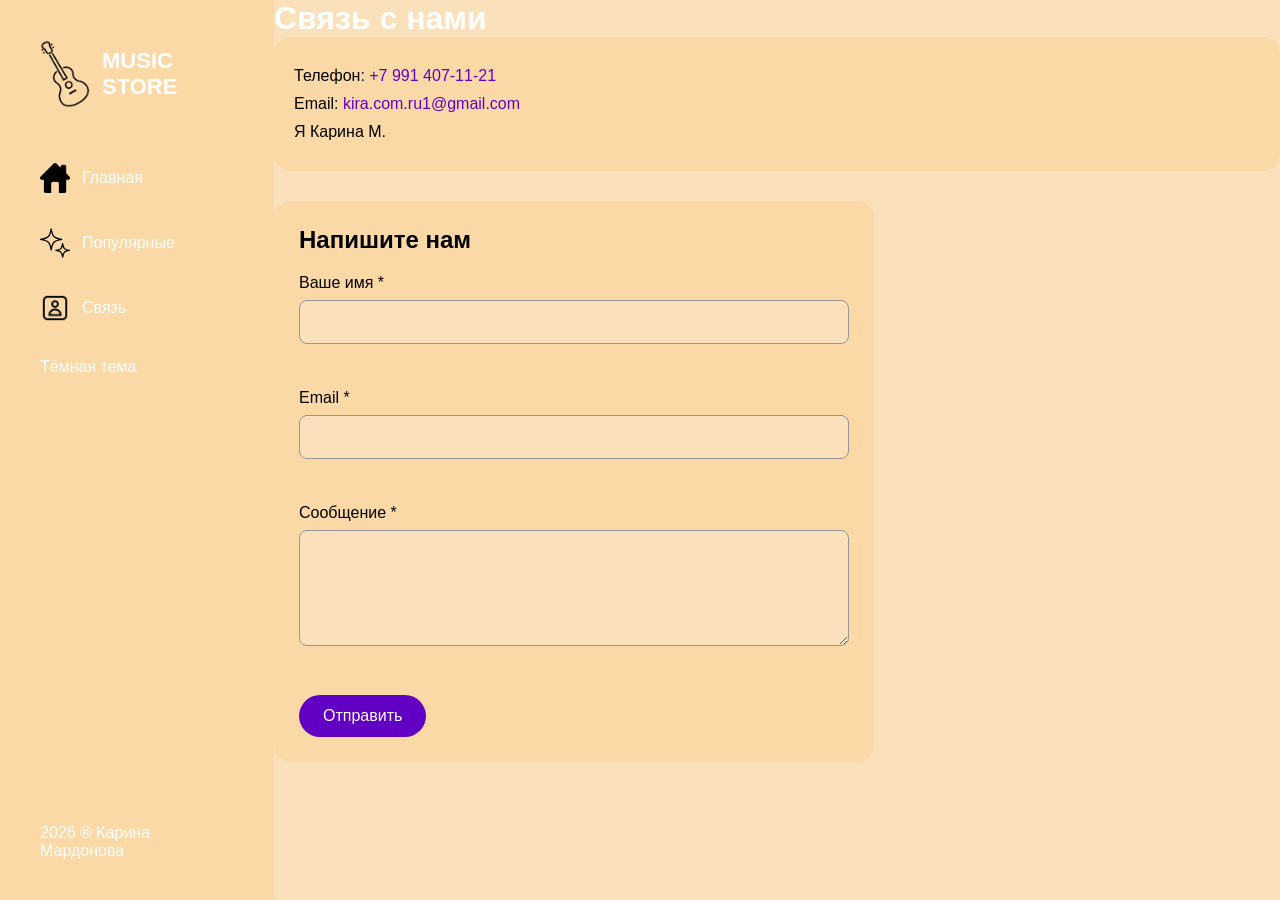
<file: film.html>
<!DOCTYPE html>
<html lang="en">

<head>
    <meta charset="UTF-8">
    <meta name="viewport" content="width=device-width, initial-scale=1.0">
    <title>Связь</title>
    <link rel="stylesheet" href="/css/style.css">
    <link rel="manifest" href="/manifest.json">
</head>

<body>
    <div class="container">
        <aside>
            <header></header>
            <footer></footer>
        </aside>

        <main>
            <h1>Связь с нами</h1>
            <div class="contact-info">
                <p> Телефон: <a href="tel:+79914071121">+7 991 407-11-21</a></p>
                <p>Email: <a href="mailto:kira.com.ru1@gmail.com">kira.com.ru1@gmail.com</a></p>
                <p> Я Карина М.</p>
            </div>

            <form id="feedback-form" class="feedback-form">
                <h2>Напишите нам</h2>
                <div class="form-group">
                    <label for="name">Ваше имя *</label>
                    <input type="text" id="name" name="name" required>
                    <div class="error-message" id="name-error"></div>
                </div>
                <div class="form-group">
                    <label for="email">Email *</label>
                    <input type="email" id="email" name="email" required>
                    <div class="error-message" id="email-error"></div>
                </div>
                <div class="form-group">
                    <label for="message">Сообщение *</label>
                    <textarea id="message" name="message" rows="5" required></textarea>
                    <div class="error-message" id="message-error"></div>
                </div>
                <button type="submit" class="submit-btn">Отправить</button>
            </form>
        </main>

    </div>

    <script src="/js/script.js" type="module"></script>
</body>

</html>
</file>
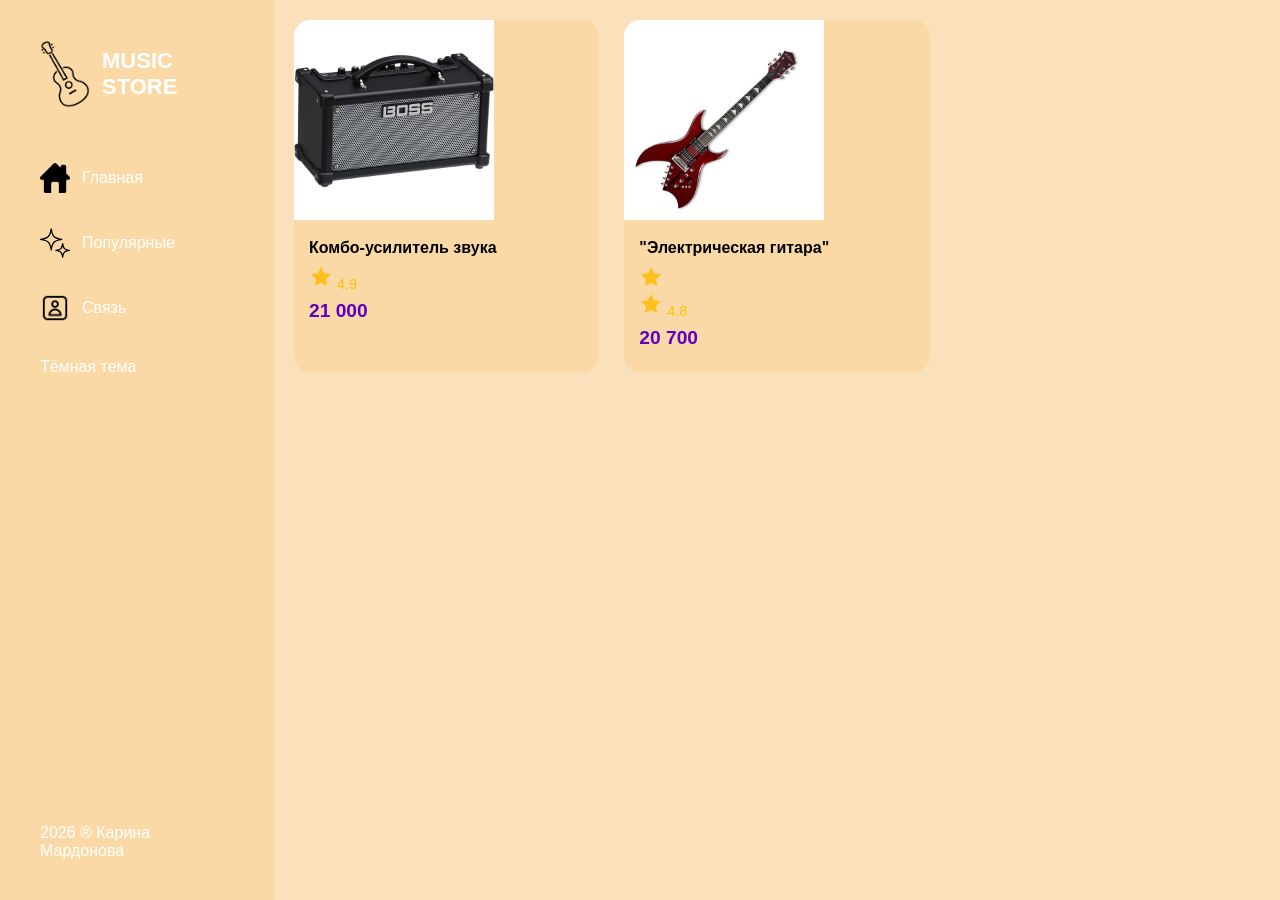
<file: top.html>
<!DOCTYPE html>
<html lang="en">

<head>
    <meta charset="UTF-8">
    <meta name="viewport" content="width=device-width, initial-scale=1.0">
    <title>Популярные</title>
    <link rel="stylesheet" href="/css/style.css">
    <link rel="manifest" href="/manifest.json">
</head>

<body>
    <div class="container">
        <aside>
            <header></header>
            <footer></footer>
        </aside>
        <main>
             
<section class="main__films">
                  <div class="card">
                    <a href="/tov/tovar6.html" class="card__link">
                        <img src="/assets/tov//kom3.jpg" width="200" alt="Комбо-усилитель">
                        <div class="card__info">
                            <h3 class="card__title">Комбо-усилитель звука</h3>
                            <div class="card__rating">
                                <img src="/assets/star.svg" alt="">
                                <span>4.9</span>
                            </div>
                            <div class="card__price">
                                <p>21 000</p>
                            </div>
                        </div>
                    </a>
                </div>

                  
                    <div class="card">
                    <a href="/tov/tovar4.html" class="card__link">
                        <img src="/assets/tov/3.jpg" width="200" alt="Комбо-усилитель">
                        <div class="card__info">
                            <h3 class="card__title">"Электрическая гитара"</h3>
                            <div class="card__rating">
                                <img src="/assets/star.svg" alt="">
                            <div class="card__rating">
                                <img src="/assets/star.svg" alt="">
                                <span>4.8</span>
                            </div>
                            <div class="card__price">
                                <p>20 700</p>
                            </div>
                        </div>
                    </a>
                </div>
            </section>
    <script src="/js/script.js" type="module"></script>
</body>

</html>
</file>
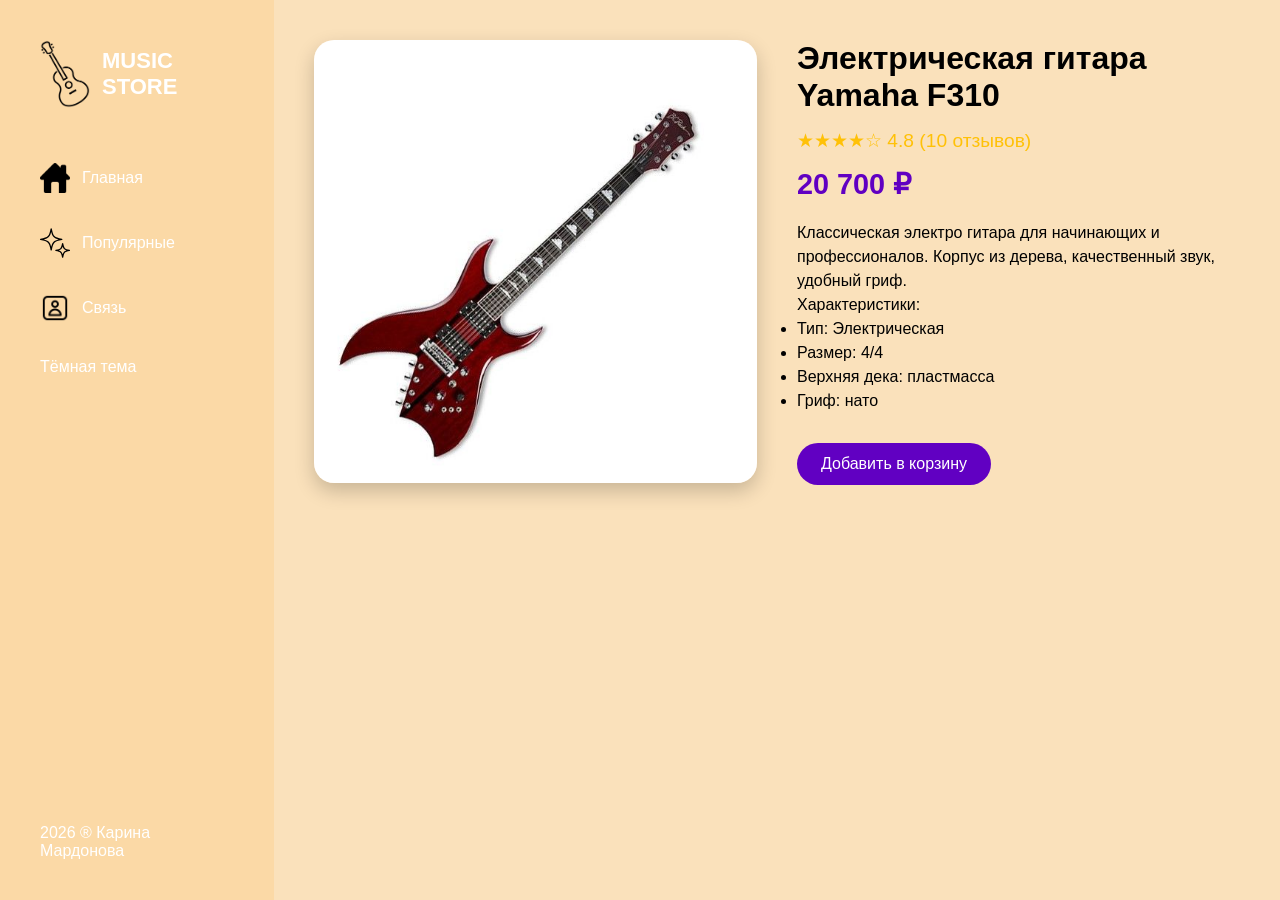
<file: tov/tovar4.html>
<!DOCTYPE html>
<html lang="en">
<head>
    <meta charset="UTF-8">
    <meta name="viewport" content="width=device-width, initial-scale=1.0">
    <title>Электрическая гитара</title>
    <link rel="stylesheet" href="/css/style.css">
</head>
<body>
    <div class="container">
        <aside>
            <header></header>
            <footer></footer>
        </aside>
        <main>
            <div class="product-detail">
                <div class="product-detail__image">
                    <img src="/assets/tov/3.jpg" alt="электро гитара">
                </div>
                <div class="product-detail__info">
                    <h1>Электрическая гитара Yamaha F310</h1>
                    <div class="product-detail__rating">★★★★☆ 4.8 (10 отзывов)</div>
                    <div class="product-detail__price">20 700 ₽</div>
                    <div class="product-detail__description">
                        <p>Классическая электро гитара для начинающих и профессионалов. 
                        Корпус из дерева, качественный звук, удобный гриф.</p>
                        <p>Характеристики:
                            <ul>
                                <li>Тип: Электрическая</li>
                                <li>Размер: 4/4</li>
                                <li>Верхняя дека: пластмасса</li>
                                <li>Гриф: нато</li>
                            </ul>
                        </p>
                    </div>
                    <button class="product-detail__btn">Добавить в корзину</button>
                </div>
            </div>
        </main>
    </div>
    <script src="/js/script.js" type="module"></script>
</body>
</html>
</file>
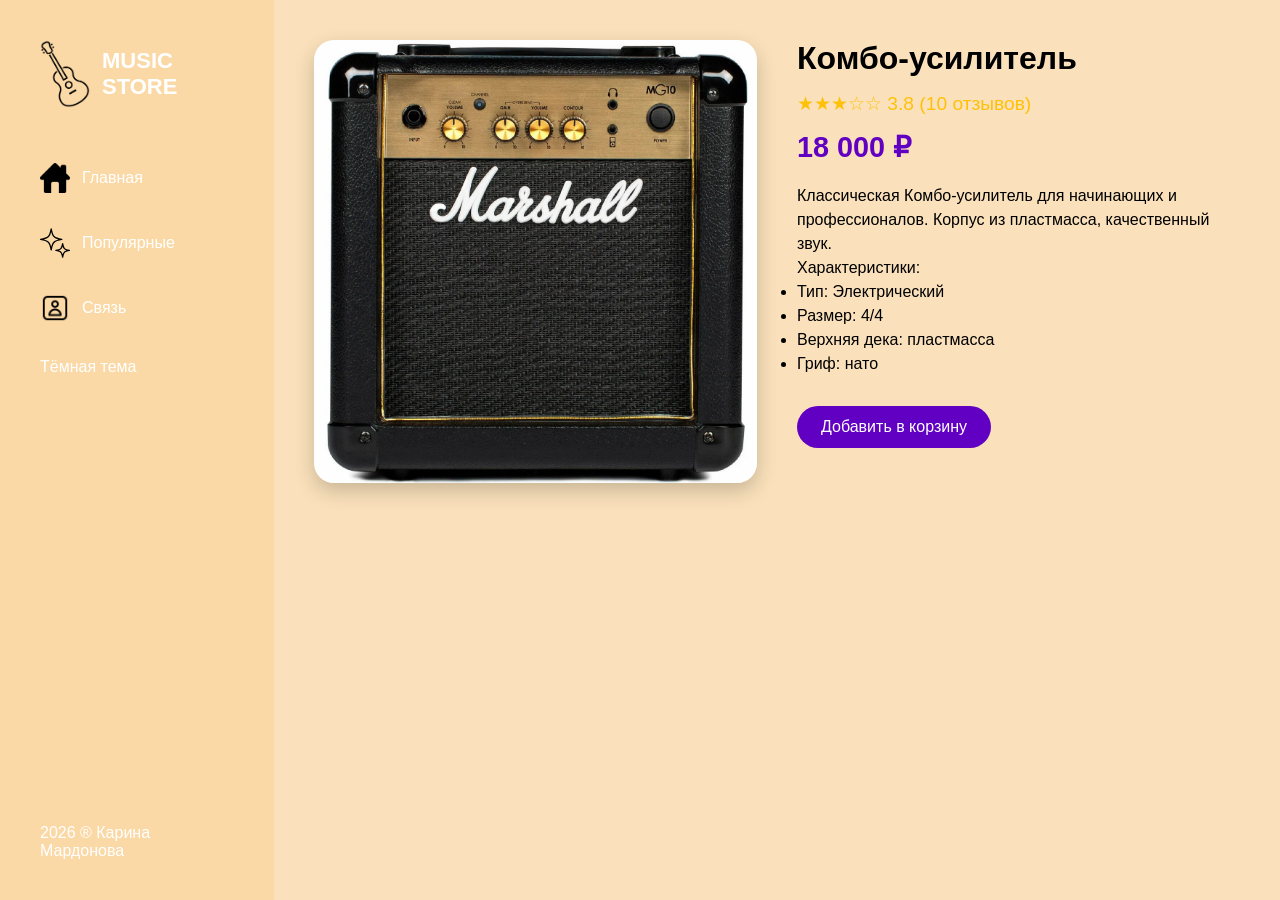
<file: tov/tovar5.html>
<!DOCTYPE html>
<html lang="en">
<head>
    <meta charset="UTF-8">
    <meta name="viewport" content="width=device-width, initial-scale=1.0">
    <title>комбик</title>
    <link rel="stylesheet" href="/css/style.css">
</head>
<body>
    <div class="container">
        <aside>
            <header></header>
            <footer></footer>
        </aside>
        <main>
            <div class="product-detail">
                <div class="product-detail__image">
                    <img src="/assets/tov/kom.jpg" alt="электро гитара">
                </div>
                <div class="product-detail__info">
                    <h1>Комбо-усилитель</h1>
                    <div class="product-detail__rating">★★★☆☆ 3.8 (10 отзывов)</div>
                    <div class="product-detail__price">18 000 ₽</div>
                    <div class="product-detail__description">
                        <p>Классическая Комбо-усилитель для начинающих и профессионалов. 
                        Корпус из пластмасса, качественный звук.</p>
                        <p>Характеристики:
                            <ul>
                                <li>Тип: Электрический</li>
                                <li>Размер: 4/4</li>
                                <li>Верхняя дека: пластмасса</li>
                                <li>Гриф: нато</li>
                            </ul>
                        </p>
                    </div>
                    <button class="product-detail__btn">Добавить в корзину</button>
                </div>
            </div>
        </main>
    </div>
    <script src="/js/script.js" type="module"></script>
</body>
</html>
</file>
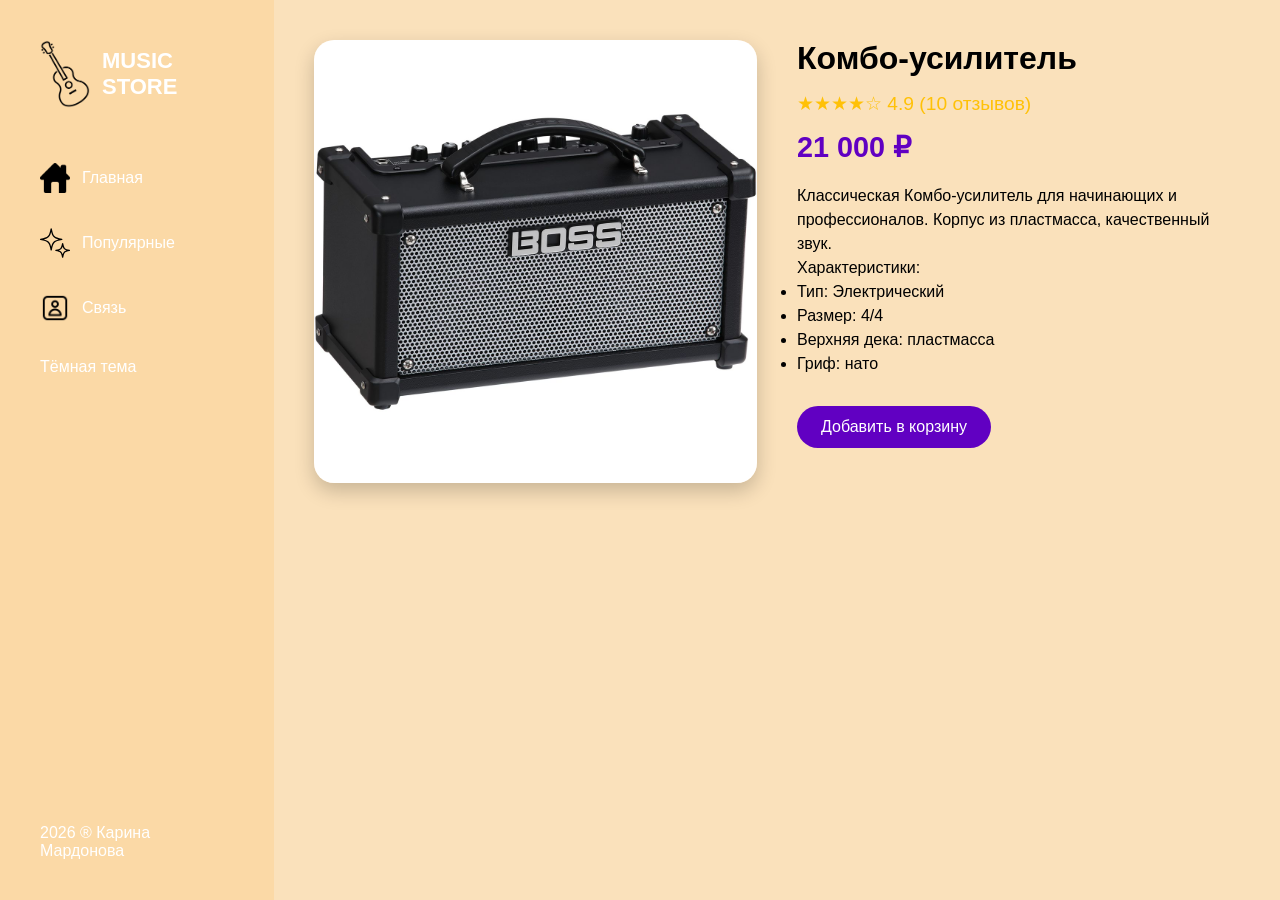
<file: tov/tovar6.html>
<!DOCTYPE html>
<html lang="en">
<head>
    <meta charset="UTF-8">
    <meta name="viewport" content="width=device-width, initial-scale=1.0">
    <title>комбик</title>
    <link rel="stylesheet" href="/css/style.css">
</head>
<body>
    <div class="container">
        <aside>
            <header></header>
            <footer></footer>
        </aside>
        <main>
            <div class="product-detail">
                <div class="product-detail__image">
                    <img src="/assets/tov/kom3.jpg" alt="электро гитара">
                </div>
                <div class="product-detail__info">
                    <h1>Комбо-усилитель</h1>
                    <div class="product-detail__rating">★★★★☆ 4.9 (10 отзывов)</div>
                    <div class="product-detail__price">21 000 ₽</div>
                    <div class="product-detail__description">
                        <p>Классическая Комбо-усилитель для начинающих и профессионалов. 
                        Корпус из пластмасса, качественный звук.</p>
                        <p>Характеристики:
                            <ul>
                                <li>Тип: Электрический</li>
                                <li>Размер: 4/4</li>
                                <li>Верхняя дека: пластмасса</li>
                                <li>Гриф: нато</li>
                            </ul>
                        </p>
                    </div>
                    <button class="product-detail__btn">Добавить в корзину</button>
                </div>
            </div>
        </main>
    </div>
    <script src="/js/script.js" type="module"></script>
</body>
</html>
</file>
<file: css/style.css>
@import "variables.css";


* {
    margin: 0;
    padding: 0;
    font-family: sans-serif;
    box-sizing: border-box;
}

body {
    background: var(--bg-primary);
    color: var(--text-color);
}


.container {
    display: grid;
    grid-template-columns: 274px 1fr;
    min-height: 100vh;
}

aside {
    background: var(--bg-secondary);
    display: flex;
    flex-direction: column;
    justify-content: space-between;
    padding: 40px;
}

header {
    display: flex;
    flex-direction: column;
    gap: 35px;
}

.header__link {
    display: flex;
    align-items: center;
    gap: 12px;
    color: white;
    text-decoration: none;
}

.header__link--logo {
    margin-bottom: 20px;
    font-size: 22px;
    font-weight: 700;
    text-transform: uppercase;
}

.header__burger {
    border: 2px solid white;
    background: none;
    display: none;
    width: 40px;
    height: 40px;
    background: url(/assets/images/бургер.png);
    background-size: cover;
}

@media screen and (max-width: 992px) {
    .container {
        grid-template-columns: 1fr;
    }

    footer {
        display: none;
    }

    aside {
        height: max-content;
        padding: 20px;
    }

    header {
        position: relative;
        align-items: start;
    }

    .header__link {
        display: none;
    }

    .header__link--logo {
        display: flex;
        margin-bottom: 0;
    }

    .header__burger {
        display: block;
        position: absolute;
        right: 0;
        top: -4px;
    }

    .header__link--show {
        display: flex;
    }

}

#theme-toggle {
    display: flex;
    align-items: center;
    gap: 12px;
    background: none;
    border: none;
    cursor: pointer;
    color: white;
    font-size: 16px;
    font-family: "Poppins", sans-serif;
}

.main__films {
    display: grid;
    grid-template-columns: repeat(auto-fill, minmax(250px, 1fr));
    gap: 25px;
    padding: 20px;
}


.card {
    background: var(--bg-secondary);
    border-radius: 16px;
    overflow: hidden;
    transition: all 0.2s ease;
    display: flex;
    flex-direction: column;
}

.card:hover {
    transform: translateY(-5px);
    box-shadow: 0 8px 20px rgba(0,0,0,0.2);
}

.card__link {
    text-decoration: none;
    color: inherit;
    display: block;
}


.card__img {
    width: 100%;
    height: auto;       
    display: block;      
}

.card__info {
    padding: 15px;
}

.card__title {
    font-size: 1rem;
    font-weight: 600;
    margin-bottom: 8px;
    color: var(--card-text-color);
}

.card__rating {
    font-size: 0.9rem;
    color: #ffc107;
    margin-bottom: 8px;
}

.card__price {
    font-size: 1.2rem;
    font-weight: 700;
    color: var(--btn-bg-color);
}

@media (max-width: 600px) {
    .main__films {
        grid-template-columns: 1fr;
    }
}

/* Страница товара */
.product-detail {
    display: grid;
    grid-template-columns: 1fr 1fr;
    gap: 40px;
    padding: 40px;
}

.product-detail__image img {
    width: 100%;
    border-radius: 20px;
    box-shadow: 0 8px 20px rgba(0,0,0,0.2);
}

.product-detail__info h1 {
    font-size: 2rem;
    margin-bottom: 15px;
    color: var(--card-text-color);
}

.product-detail__rating {
    font-size: 1.2rem;
    color: #ffc107;
    margin-bottom: 15px;
}

.product-detail__price {
    font-size: 1.8rem;
    font-weight: 700;
    color: var(--btn-bg-color);
    margin-bottom: 20px;
}

.product-detail__description {
    margin-bottom: 30px;
    color: var(--card-text-color);
    line-height: 1.5;
}

.product-detail__btn {
    background: var(--btn-bg-color);
    color: var(--btn-text-color);
    border: none;
    padding: 12px 24px;
    font-size: 1rem;
    border-radius: 30px;
    cursor: pointer;
    transition: opacity 0.2s;
}

.product-detail__btn:hover {
    opacity: 0.9;
}

@media (max-width: 768px) {
    .product-detail {
        grid-template-columns: 1fr;
    }
}

/* Контакты и форма */
.contact-info {
    background: var(--bg-secondary);
    padding: 20px;
    border-radius: 16px;
    margin-bottom: 30px;
}
.contact-info p {
    margin: 10px 0;
    color: var(--card-text-color);
}
.contact-info a {
    color: var(--btn-bg-color);
    text-decoration: none;
}
.feedback-form {
    background: var(--bg-secondary);
    padding: 25px;
    border-radius: 16px;
    max-width: 600px;
}
.feedback-form h2 {
    margin-bottom: 20px;
    color: var(--card-text-color);
}
.form-group {
    margin-bottom: 20px;
}
.form-group label {
    display: block;
    margin-bottom: 8px;
    font-weight: 500;
    color: var(--card-text-color);
}
.form-group input,
.form-group textarea {
    width: 100%;
    padding: 12px;
    border: var(--border);
    border-radius: 8px;
    background: var(--bg-primary);
    color: var(--card-text-color);
    font-family: inherit;
    font-size: 1rem;
}
.form-group input:focus,
.form-group textarea:focus {
    outline: none;
    border-color: var(--btn-bg-color);
}
.error-message {
    color: #ff4444;
    font-size: 0.8rem;
    margin-top: 5px;
    min-height: 20px;
}
.submit-btn {
    background: var(--btn-bg-color);
    color: var(--btn-text-color);
    border: none;
    padding: 12px 24px;
    font-size: 1rem;
    border-radius: 30px;
    cursor: pointer;
    transition: opacity 0.2s;
}
.submit-btn:hover {
    opacity: 0.9;
}
</file>
